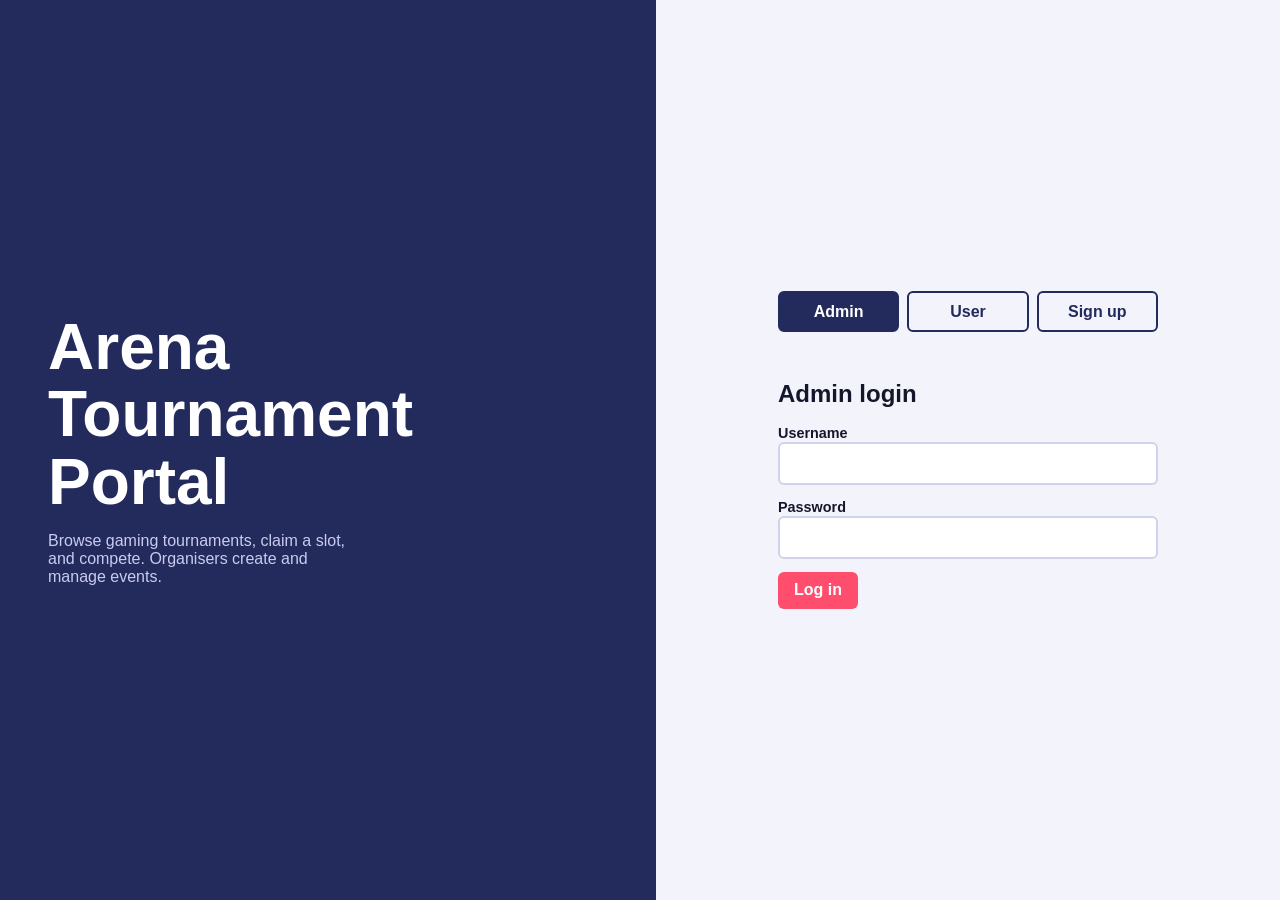
<file: index.html>
<!DOCTYPE html>
<html lang="en">
<head>
  <meta charset="UTF-8"><meta name="viewport" content="width=device-width, initial-scale=1">
  <title>Arena Portal – Login</title>
  <link rel="stylesheet" href="css/style.css">
</head>
<body>
<div class="auth-page">
  <section class="auth-hero">
    <h1>Arena<br>Tournament Portal</h1>
    <p>Browse gaming tournaments, claim a slot, and compete. Organisers create and manage events.</p>
  </section>
  <section class="auth-box">
    <div class="auth-card">
      <div class="tabs">
        <button class="ghost" data-tab="admin" onclick="showTab('admin')">Admin</button>
        <button class="ghost" data-tab="user" onclick="showTab('user')">User</button>
        <button class="ghost" data-tab="signup" onclick="showTab('signup')">Sign up</button>
      </div>
      <div id="msg" class="msg"></div>

      <form id="loginForm">
        <h2 id="loginTitle" style="margin-bottom:1rem"></h2>
        <label for="li_user">Username</label><input id="li_user" autocomplete="username" required>
        <label for="li_pass">Password</label><input id="li_pass" type="password" autocomplete="current-password" required>
        <button type="submit">Log in</button>
      </form>

      <form id="signupForm" class="hidden">
        <h2 style="margin-bottom:1rem">New player</h2>
        <label for="su_name">Full name</label><input id="su_name" required>
        <label for="su_user">Username</label><input id="su_user" required>
        <label for="su_pass">Password</label><input id="su_pass" type="password" minlength="6" required>
        <button type="submit">Create account</button>
      </form>
    </div>
  </section>
</div>
<script src="js/common.js"></script>
<script src="js/auth.js"></script>
</body>
</html>
</file>
<file: css/style.css>
:root{--ink:#14162b;--indigo:#232a5c;--paper:#f3f4fb;--accent:#ff4d6d;--gold:#ffd166;--card:#fff;--muted:#6b6f8d}
*{box-sizing:border-box;margin:0;padding:0}
body{font-family:'Trebuchet MS','Segoe UI',sans-serif;background:var(--paper);color:var(--ink);min-height:100vh}
button{cursor:pointer;font:inherit;border:0;border-radius:6px;padding:.6rem 1rem;background:var(--accent);color:#fff;font-weight:700}
button.ghost{background:transparent;color:var(--indigo);border:2px solid var(--indigo)}
button.danger{background:#b3261e}
button:disabled{opacity:.55;cursor:not-allowed}
input,select{width:100%;padding:.65rem;border:2px solid #cfd2ea;border-radius:6px;font:inherit;margin-bottom:.8rem}
input:focus,select:focus,button:focus-visible{outline:3px solid var(--gold)}
label{font-weight:700;font-size:.9rem}
.msg{min-height:1.2rem;margin-bottom:.6rem;font-weight:700;color:var(--accent)}

/* Landing / auth: Flexbox split */
.auth-page{display:flex;min-height:100vh}
.auth-hero{flex:1;background:var(--indigo);color:#fff;display:flex;flex-direction:column;justify-content:center;padding:3rem}
.auth-hero h1{font-size:clamp(2.2rem,5vw,4rem);line-height:1.05}
.auth-hero p{margin-top:1rem;max-width:34ch;color:#c9ccf0}
.auth-box{flex:1;display:flex;align-items:center;justify-content:center;padding:2rem}
.auth-card{width:100%;max-width:380px}
.tabs{display:flex;gap:.5rem;margin-bottom:1.2rem}
.tabs button{flex:1}
.hidden{display:none}

/* Dashboards: Flexbox navbar + Grid content */
.navbar{display:flex;justify-content:space-between;align-items:center;background:var(--indigo);color:#fff;padding:1rem 2rem}
.navbar span{color:var(--gold)}
.layout{display:grid;grid-template-columns:320px 1fr;gap:1.5rem;padding:1.5rem 2rem}
.layout.single{grid-template-columns:1fr}
.panel{background:var(--card);border-radius:10px;padding:1.2rem;border-left:6px solid var(--accent)}
.panel h2{margin-bottom:1rem}
.grid{display:grid;grid-template-columns:repeat(auto-fill,minmax(250px,1fr));gap:1rem}
.t-card{background:var(--paper);border-radius:10px;padding:1rem;border-top:6px solid var(--gold);display:flex;flex-direction:column;gap:.4rem}
.t-card .meta{color:var(--muted);font-size:.9rem}
.t-card .actions{margin-top:auto;display:flex;gap:.5rem}
.badge{align-self:flex-start;background:var(--indigo);color:#fff;border-radius:4px;padding:.1rem .5rem;font-size:.8rem}
.empty{color:var(--muted);padding:1rem}
@media(max-width:800px){.auth-page{flex-direction:column}.layout{grid-template-columns:1fr}}
.tabs button.active{background:var(--indigo);color:#fff}
</file>
